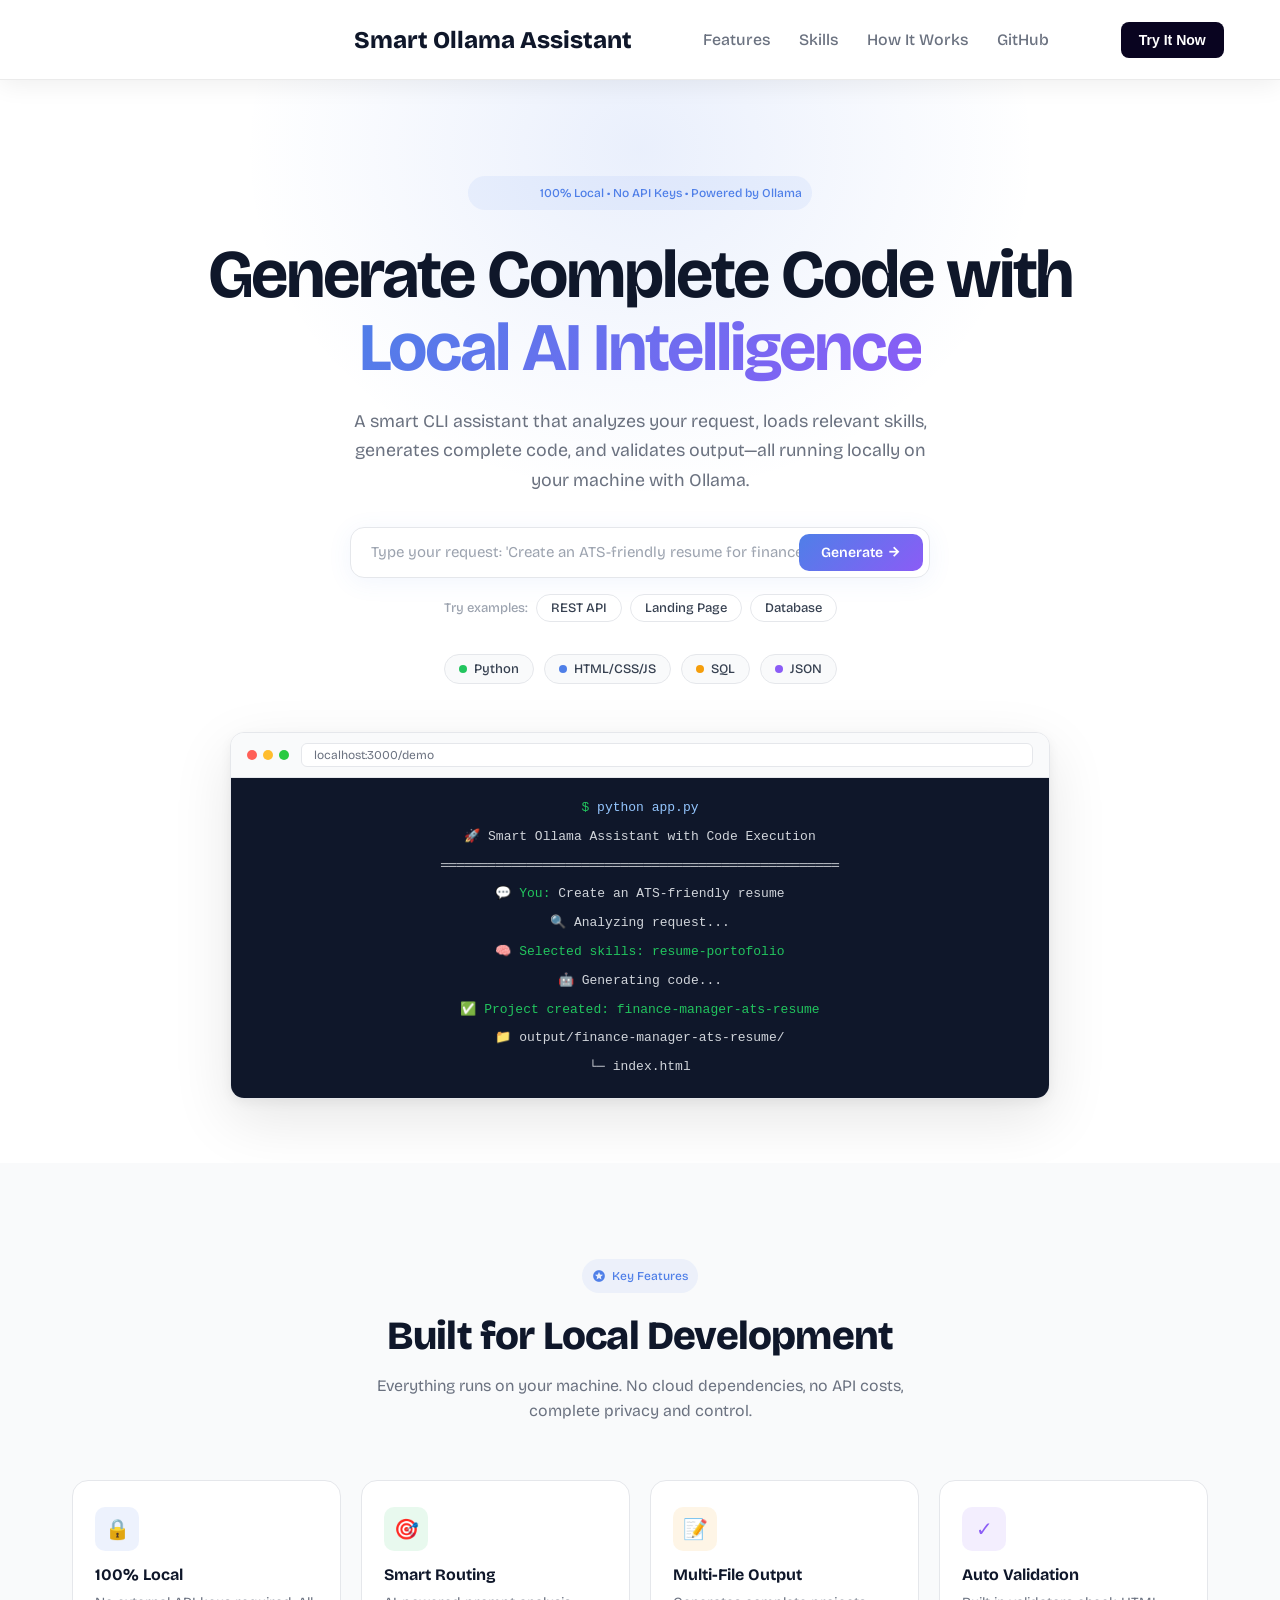
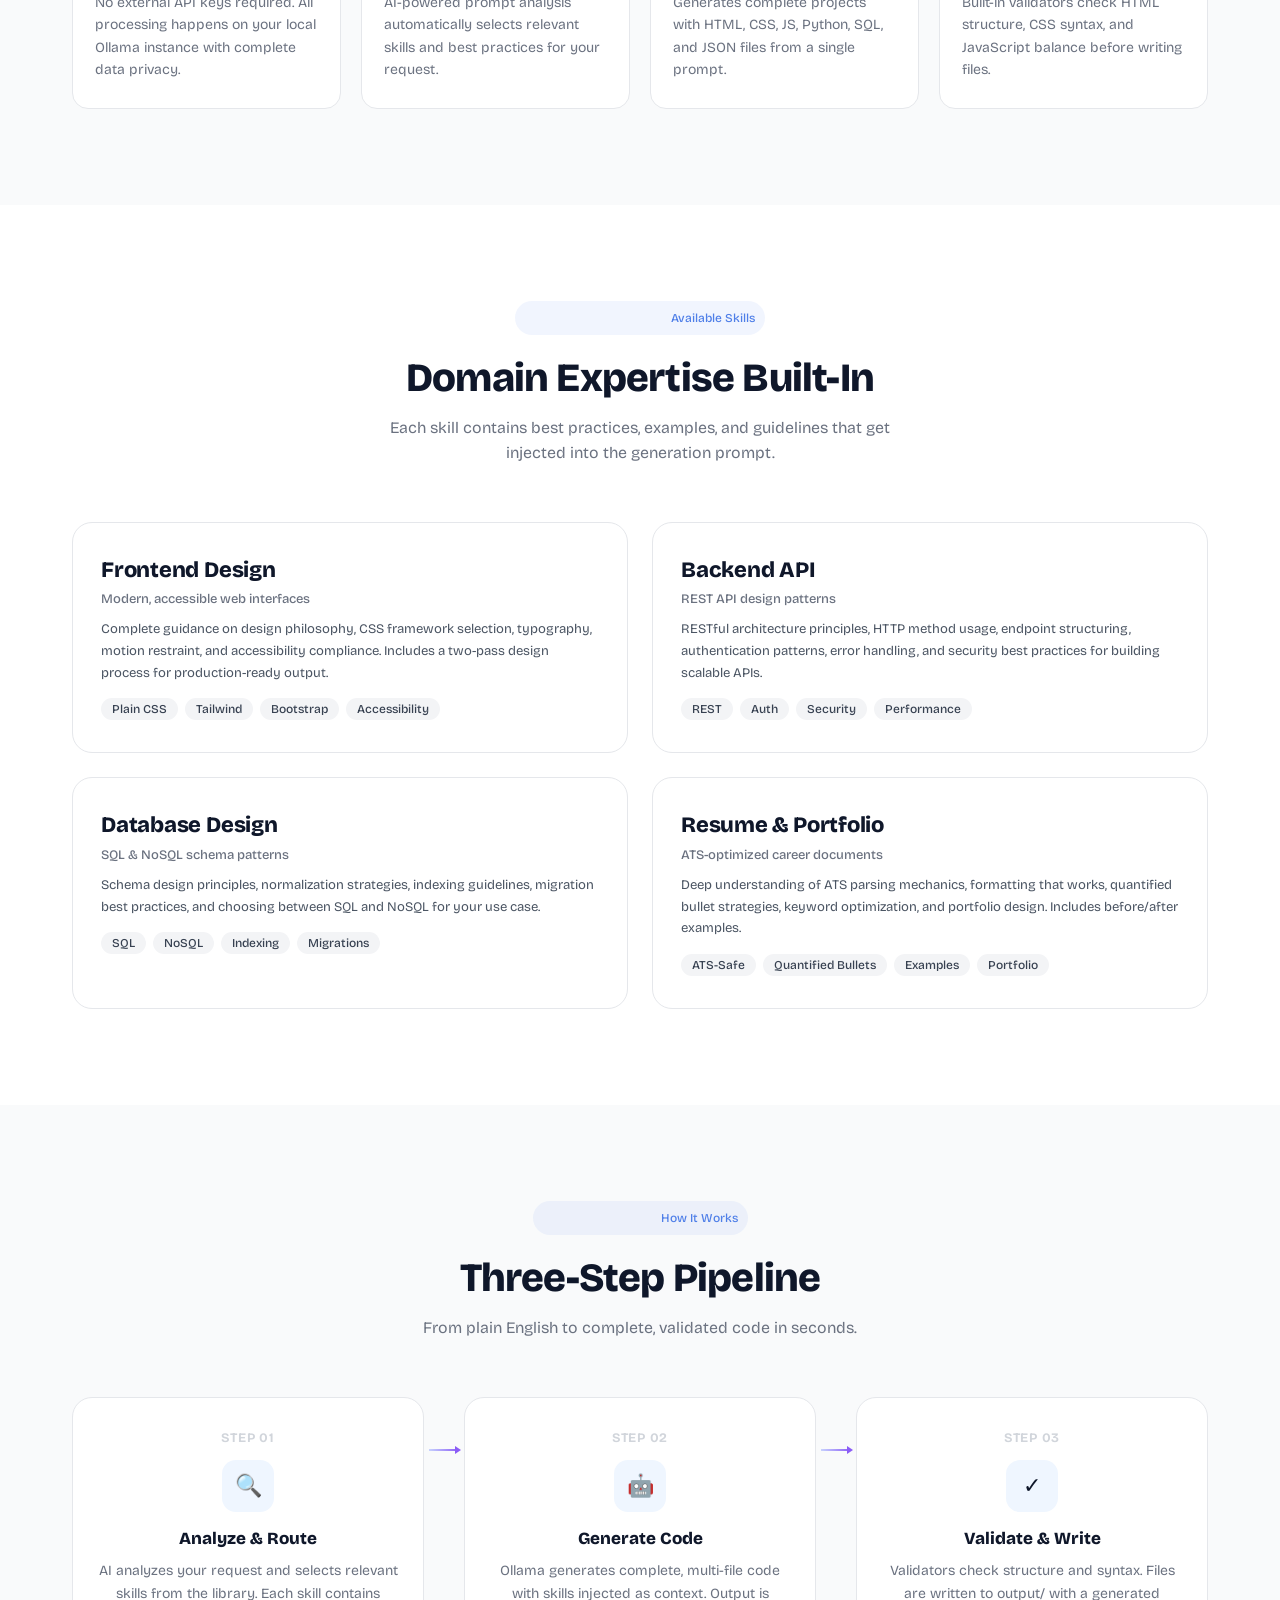
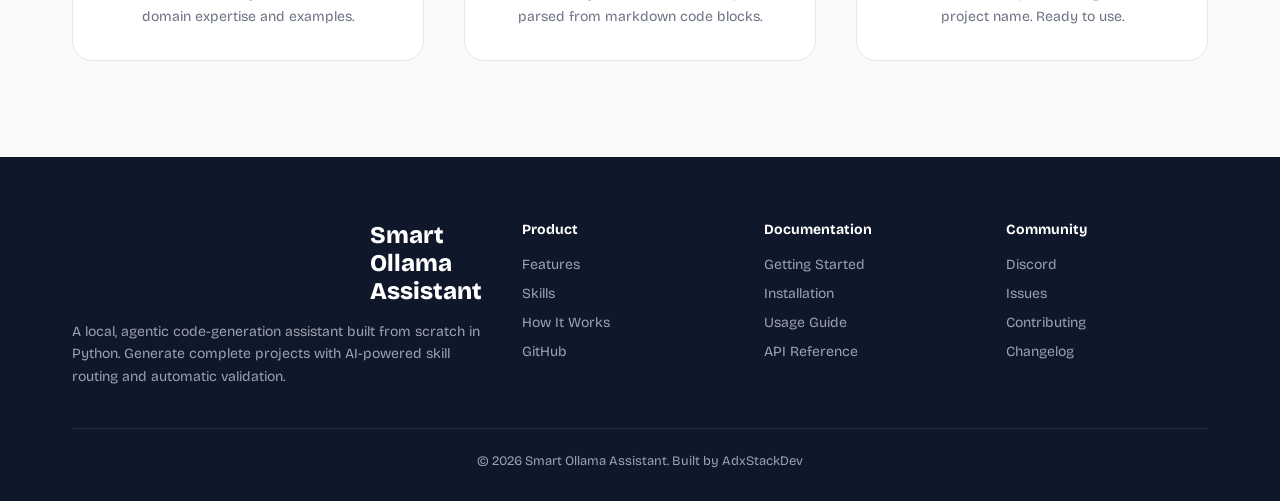
<file: index.html>
<!DOCTYPE html>
<html lang="en">
  <head>
    <meta charset="UTF-8" />
    <meta name="viewport" content="width=device-width, initial-scale=1.0" />
    <title>Smart Ollama Assistant - Local AI Code Generation</title>
    <link rel="preconnect" href="https://fonts.googleapis.com" />
    <link rel="preconnect" href="https://fonts.gstatic.com" crossorigin />
    <link href="https://fonts.googleapis.com/css2?family=Bricolage+Grotesque:wght@400;500;600;700;800&display=swap" rel="stylesheet"/>
    <link href="https://fonts.googleapis.com/icon?family=Material+Icons" rel="stylesheet" />
    <link href="style.css" rel="stylesheet"/>
  </head>
  <body>
    <!-- Header -->
    <header class="header">
      <div class="header-left">
        <a href="#" class="logo-link">
          <span class="logo-icon material-icons">smart_toy</span>
          <span>Smart Ollama Assistant</span>
        </a>
      </div>
      <nav class="header-middle">
        <a href="#features" class="menu-item">Features</a>
        <a href="#skills" class="menu-item">Skills</a>
        <a href="#how-it-works" class="menu-item">How It Works</a>
        <a href="https://github.com/AdxStackDev/ollama-skills" class="menu-item">GitHub</a>
      </nav>
      <div class="header-right">
        <button class="cta-btn" onclick="scrollToDemo()">Try It Now</button>
      </div>
    </header>

    <!-- Hero Section -->
    <section class="fa-hero">
      <div class="fa-container">
        <div class="fa-pill-badge">
          <span class="mat-icon">bolt</span>
          100% Local • No API Keys • Powered by Ollama
        </div>

        <h1 class="fa-hero-h1">
          Generate Complete Code with<br />
          <span class="fa-grad-text">Local AI Intelligence</span>
        </h1>

        <p class="fa-hero-subtext">
          A smart CLI assistant that analyzes your request, loads relevant skills,
          generates complete code, and validates output—all running locally on your machine
          with Ollama.
        </p>

        <div class="fa-hero-ctas">
          <div class="fa-hero-search-wrap">
            <input
              type="text"
              class="fa-hero-input"
              placeholder="Type your request: 'Create an ATS-friendly resume for finance manager'"
              id="demoInput"
            />
            <button class="fa-hero-search-btn" onclick="runDemo()">
              Generate
              <span class="mat-icon">arrow_forward</span>
            </button>
          </div>

          <div class="fa-hero-try-row">
            <span class="fa-try-label">Try examples:</span>
            <button class="fa-try-pill" onclick="setExample('Create a REST API for user management')">
              REST API
            </button>
            <button class="fa-try-pill" onclick="setExample('Build a landing page with modern design')">
              Landing Page
            </button>
            <button class="fa-try-pill" onclick="setExample('Design a database schema for e-commerce')">
              Database
            </button>
          </div>
        </div>

        <div class="fa-hero-pills">
          <div class="fa-agent-pill">
            <span class="fa-dot" style="background: rgb(34, 197, 94)"></span>
            Python
          </div>
          <div class="fa-agent-pill">
            <span class="fa-dot" style="background: rgb(79, 127, 232)"></span>
            HTML/CSS/JS
          </div>
          <div class="fa-agent-pill">
            <span class="fa-dot" style="background: rgb(245, 158, 11)"></span>
            SQL
          </div>
          <div class="fa-agent-pill">
            <span class="fa-dot" style="background: rgb(139, 92, 246)"></span>
            JSON
          </div>
        </div>

        <div class="fa-hero-mockup">
          <div class="fa-browser-chrome">
            <div class="fa-browser-bar">
              <div class="fa-browser-dots">
                <div class="fa-dot-red"></div>
                <div class="fa-dot-amber"></div>
                <div class="fa-dot-green"></div>
              </div>
              <div class="fa-url-bar">localhost:3000/demo</div>
            </div>
            <div class="fa-browser-body" id="terminal">
              <div class="terminal-line">
                <span class="prompt">$</span>
                <span class="command"> python app.py</span>
              </div>
              <div class="terminal-line output">
                🚀 Smart Ollama Assistant with Code Execution
              </div>
              <div class="terminal-line output">
                ═══════════════════════════════════════════════════
              </div>
              <div class="terminal-line">
                <span class="prompt">💬 You:</span>
                <span class="output"> Create an ATS-friendly resume</span>
              </div>
              <div class="terminal-line output">🔍 Analyzing request...</div>
              <div class="terminal-line success">
                🧠 Selected skills: resume-portofolio
              </div>
              <div class="terminal-line output">🤖 Generating code...</div>
              <div class="terminal-line success">
                ✅ Project created: finance-manager-ats-resume
              </div>
              <div class="terminal-line output">
                📁 output/finance-manager-ats-resume/
              </div>
              <div class="terminal-line output">  └─ index.html</div>
            </div>
          </div>
        </div>
      </div>
    </section>

    <!-- Features Section -->
    <section class="fa-problem-section" id="features">
      <div class="fa-container">
        <div class="fa-section-header">
          <div class="fa-section-badge">
            <span class="mat-icon">stars</span>
            Key Features
          </div>
          <h2 class="fa-section-title">Built for Local Development</h2>
          <p class="fa-section-sub">
            Everything runs on your machine. No cloud dependencies, no API costs, complete
            privacy and control.
          </p>
        </div>

        <div class="fa-problem-grid">
          <div class="fa-problem-card">
            <div class="fa-problem-icon" style="background: rgba(79, 127, 232, 0.1); color: rgb(79, 127, 232)">
              🔒
            </div>
            <h3 class="fa-problem-title">100% Local</h3>
            <p class="fa-problem-text">
              No external API keys required. All processing happens on your local Ollama
              instance with complete data privacy.
            </p>
          </div>

          <div class="fa-problem-card">
            <div class="fa-problem-icon" style="background: rgba(34, 197, 94, 0.1); color: rgb(34, 197, 94)">
              🎯
            </div>
            <h3 class="fa-problem-title">Smart Routing</h3>
            <p class="fa-problem-text">
              AI-powered prompt analysis automatically selects relevant skills and best
              practices for your request.
            </p>
          </div>

          <div class="fa-problem-card">
            <div class="fa-problem-icon" style="background: rgba(245, 158, 11, 0.1); color: rgb(245, 158, 11)">
              📝
            </div>
            <h3 class="fa-problem-title">Multi-File Output</h3>
            <p class="fa-problem-text">
              Generates complete projects with HTML, CSS, JS, Python, SQL, and JSON files
              from a single prompt.
            </p>
          </div>

          <div class="fa-problem-card">
            <div class="fa-problem-icon" style="background: rgba(139, 92, 246, 0.1); color: rgb(139, 92, 246)">
              ✓
            </div>
            <h3 class="fa-problem-title">Auto Validation</h3>
            <p class="fa-problem-text">
              Built-in validators check HTML structure, CSS syntax, and JavaScript balance
              before writing files.
            </p>
          </div>
        </div>
      </div>
    </section>

    <!-- Skills Section -->
    <section class="fa-agents-section" id="skills">
      <div class="fa-container">
        <div class="fa-section-header">
          <div class="fa-section-badge">
            <span class="mat-icon">psychology</span>
            Available Skills
          </div>
          <h2 class="fa-section-title">Domain Expertise Built-In</h2>
          <p class="fa-section-sub">
            Each skill contains best practices, examples, and guidelines that get injected
            into the generation prompt.
          </p>
        </div>

        <div class="fa-agents-grid">
          <div class="fa-agent-card">
            <div class="fa-agent-content">
              <h3 class="fa-agent-title">Frontend Design</h3>
              <p class="fa-agent-tagline">Modern, accessible web interfaces</p>
              <p class="fa-agent-body">
                Complete guidance on design philosophy, CSS framework selection, typography,
                motion restraint, and accessibility compliance. Includes a two-pass design
                process for production-ready output.
              </p>
              <div class="fa-feature-pills">
                <span class="fa-fpill">Plain CSS</span>
                <span class="fa-fpill">Tailwind</span>
                <span class="fa-fpill">Bootstrap</span>
                <span class="fa-fpill">Accessibility</span>
              </div>
            </div>
          </div>

          <div class="fa-agent-card">
            <div class="fa-agent-content">
              <h3 class="fa-agent-title">Backend API</h3>
              <p class="fa-agent-tagline">REST API design patterns</p>
              <p class="fa-agent-body">
                RESTful architecture principles, HTTP method usage, endpoint structuring,
                authentication patterns, error handling, and security best practices for
                building scalable APIs.
              </p>
              <div class="fa-feature-pills">
                <span class="fa-fpill">REST</span>
                <span class="fa-fpill">Auth</span>
                <span class="fa-fpill">Security</span>
                <span class="fa-fpill">Performance</span>
              </div>
            </div>
          </div>

          <div class="fa-agent-card">
            <div class="fa-agent-content">
              <h3 class="fa-agent-title">Database Design</h3>
              <p class="fa-agent-tagline">SQL & NoSQL schema patterns</p>
              <p class="fa-agent-body">
                Schema design principles, normalization strategies, indexing guidelines,
                migration best practices, and choosing between SQL and NoSQL for your use
                case.
              </p>
              <div class="fa-feature-pills">
                <span class="fa-fpill">SQL</span>
                <span class="fa-fpill">NoSQL</span>
                <span class="fa-fpill">Indexing</span>
                <span class="fa-fpill">Migrations</span>
              </div>
            </div>
          </div>

          <div class="fa-agent-card">
            <div class="fa-agent-content">
              <h3 class="fa-agent-title">Resume & Portfolio</h3>
              <p class="fa-agent-tagline">ATS-optimized career documents</p>
              <p class="fa-agent-body">
                Deep understanding of ATS parsing mechanics, formatting that works,
                quantified bullet strategies, keyword optimization, and portfolio design.
                Includes before/after examples.
              </p>
              <div class="fa-feature-pills">
                <span class="fa-fpill">ATS-Safe</span>
                <span class="fa-fpill">Quantified Bullets</span>
                <span class="fa-fpill">Examples</span>
                <span class="fa-fpill">Portfolio</span>
              </div>
            </div>
          </div>
        </div>
      </div>
    </section>

    <!-- How It Works Section -->
    <section class="fa-hiw-section" id="how-it-works">
      <div class="fa-container">
        <div class="fa-section-header">
          <div class="fa-section-badge">
            <span class="mat-icon">insights</span>
            How It Works
          </div>
          <h2 class="fa-section-title">Three-Step Pipeline</h2>
          <p class="fa-section-sub">
            From plain English to complete, validated code in seconds.
          </p>
        </div>

        <div class="fa-hiw-steps">
          <div class="fa-hiw-step">
            <span class="fa-step-number">STEP 01</span>
            <div class="fa-step-icon">🔍</div>
            <h3 class="fa-step-title">Analyze & Route</h3>
            <p class="fa-step-text">
              AI analyzes your request and selects relevant skills from the library. Each
              skill contains domain expertise and examples.
            </p>
          </div>

          <div class="fa-step-arrow">
            <div class="fa-arrow-line"></div>
          </div>

          <div class="fa-hiw-step">
            <span class="fa-step-number">STEP 02</span>
            <div class="fa-step-icon">🤖</div>
            <h3 class="fa-step-title">Generate Code</h3>
            <p class="fa-step-text">
              Ollama generates complete, multi-file code with skills injected as context.
              Output is parsed from markdown code blocks.
            </p>
          </div>

          <div class="fa-step-arrow">
            <div class="fa-arrow-line"></div>
          </div>

          <div class="fa-hiw-step">
            <span class="fa-step-number">STEP 03</span>
            <div class="fa-step-icon">✓</div>
            <h3 class="fa-step-title">Validate & Write</h3>
            <p class="fa-step-text">
              Validators check structure and syntax. Files are written to output/ with a
              generated project name. Ready to use.
            </p>
          </div>
        </div>
      </div>
    </section>

    <!-- Footer -->
    <footer class="footer">
      <div class="fa-container">
        <div class="footer-grid">
          <div class="footer-brand">
            <div class="footer-logo">
              <span class="logo-icon material-icons">smart_toy</span>
              Smart Ollama Assistant
            </div>
            <p class="footer-desc">
              A local, agentic code-generation assistant built from scratch in Python.
              Generate complete projects with AI-powered skill routing and automatic
              validation.
            </p>
          </div>

          <div class="footer-col">
            <h4>Product</h4>
            <ul class="footer-links">
              <li><a href="#features">Features</a></li>
              <li><a href="#skills">Skills</a></li>
              <li><a href="#how-it-works">How It Works</a></li>
              <li><a href="https://github.com/yourusername/ollama-skills">GitHub</a></li>
            </ul>
          </div>

          <div class="footer-col">
            <h4>Documentation</h4>
            <ul class="footer-links">
              <li><a href="#">Getting Started</a></li>
              <li><a href="#">Installation</a></li>
              <li><a href="#">Usage Guide</a></li>
              <li><a href="#">API Reference</a></li>
            </ul>
          </div>

          <div class="footer-col">
            <h4>Community</h4>
            <ul class="footer-links">
              <li><a href="#">Discord</a></li>
              <li><a href="#">Issues</a></li>
              <li><a href="#">Contributing</a></li>
              <li><a href="#">Changelog</a></li>
            </ul>
          </div>
        </div>

        <div class="footer-bottom">
          © 2026 Smart Ollama Assistant. Built by AdxStackDev
        </div>
      </div>
    </footer>

    <script>
      function scrollToDemo() {
        document.querySelector(".fa-hero-input").focus();
      }

      function setExample(text) {
        document.getElementById("demoInput").value = text;
      }

      function runDemo() {
        const input = document.getElementById("demoInput").value;
        if (!input) return;

        const terminal = document.getElementById("terminal");
        terminal.innerHTML = `
          <div class="terminal-line">
            <span class="prompt">$</span>
            <span class="command"> python app.py</span>
          </div>
          <div class="terminal-line output">
            🚀 Smart Ollama Assistant with Code Execution
          </div>
          <div class="terminal-line output">
            ═══════════════════════════════════════════════════
          </div>
          <div class="terminal-line">
            <span class="prompt">💬 You:</span>
            <span class="output"> ${input}</span>
          </div>
          <div class="terminal-line output">🔍 Analyzing request...</div>
        `;

        setTimeout(() => {
          terminal.innerHTML += `<div class="terminal-line success">🧠 Selected skills: frontend, backend-api</div>`;
        }, 800);

        setTimeout(() => {
          terminal.innerHTML += `<div class="terminal-line output">🤖 Generating code...</div>`;
        }, 1600);

        setTimeout(() => {
          terminal.innerHTML += `<div class="terminal-line success">✅ Project created: ${generateProjectName(
            input
          )}</div>`;
          terminal.innerHTML += `<div class="terminal-line output">📁 output/${generateProjectName(
            input
          )}/</div>`;
          terminal.innerHTML += `<div class="terminal-line output">  ├─ index.html</div>`;
          terminal.innerHTML += `<div class="terminal-line output">  ├─ styles.css</div>`;
          terminal.innerHTML += `<div class="terminal-line output">  └─ scripts.js</div>`;
        }, 2800);
      }

      function generateProjectName(text) {
        return text
          .toLowerCase()
          .replace(/[^a-z0-9\s-]/g, "")
          .replace(/\s+/g, "-")
          .substring(0, 50);
      }

      // Smooth scroll for anchor links
      document.querySelectorAll('a[href^="#"]').forEach((anchor) => {
        anchor.addEventListener("click", function (e) {
          e.preventDefault();
          const target = document.querySelector(this.getAttribute("href"));
          if (target) {
            target.scrollIntoView({ behavior: "smooth", block: "start" });
          }
        });
      });
    </script>
  </body>
</html>
</file>
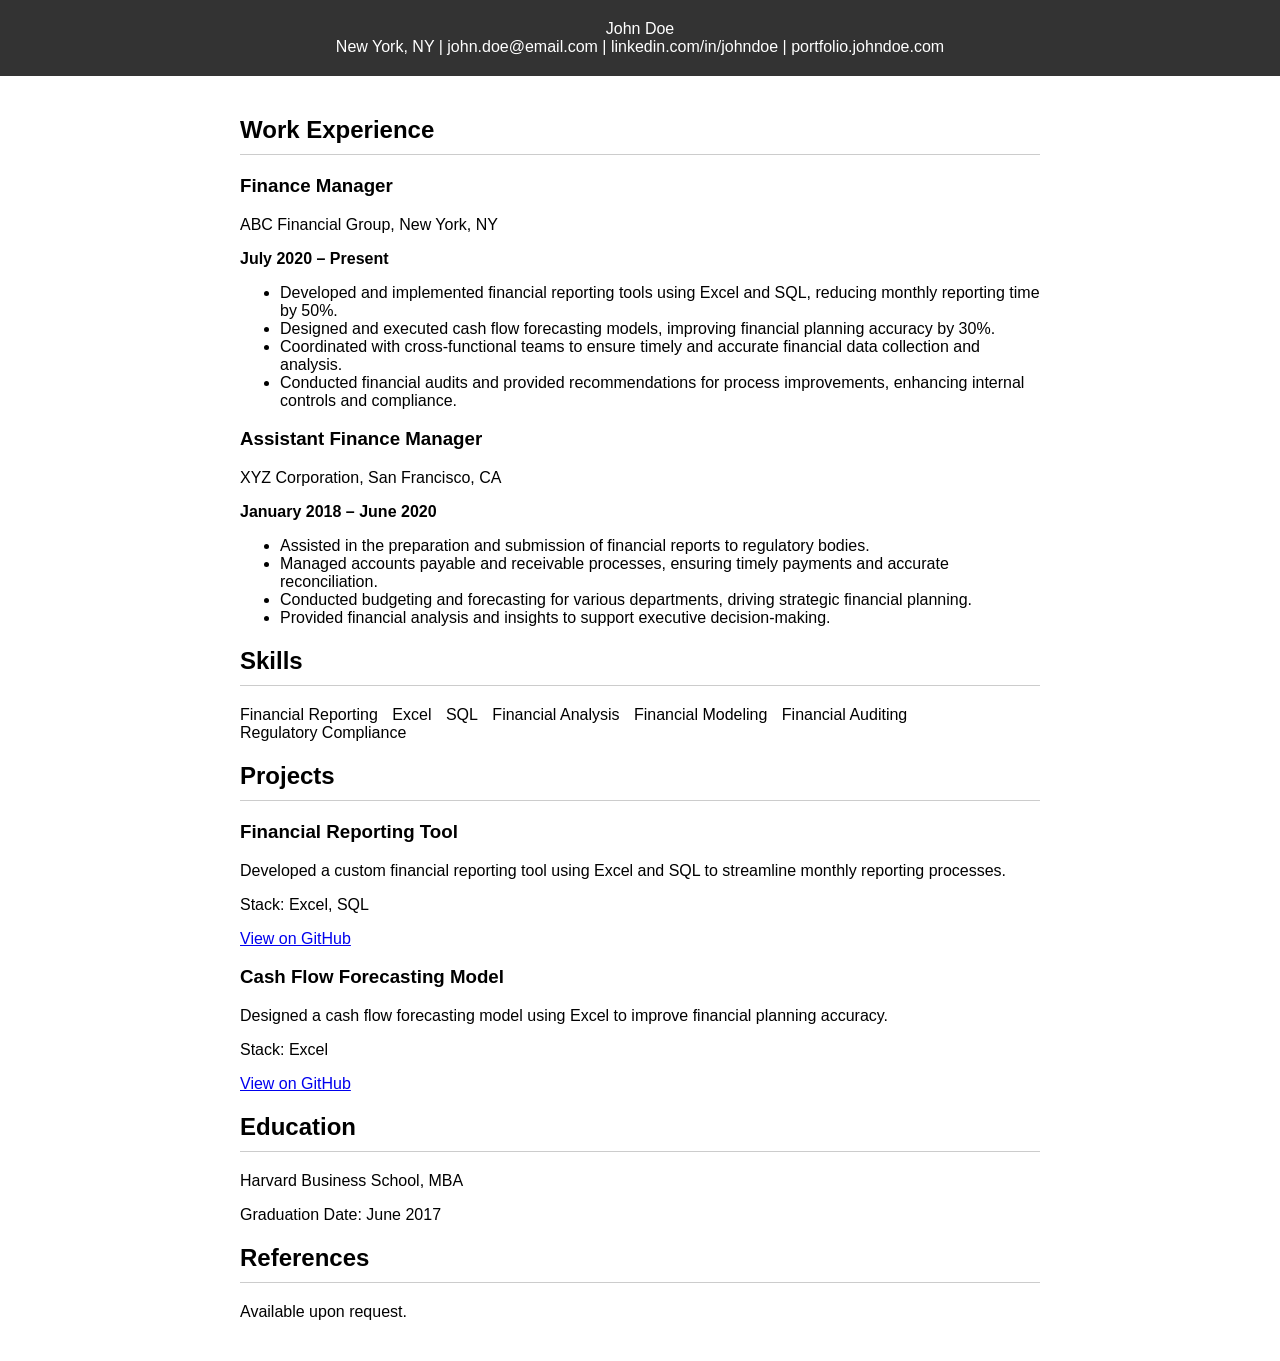
<file: output/finance-manager-ats-friendly-resume/index.html>
<!DOCTYPE html>
<html lang="en">
<head>
    <meta charset="UTF-8">
    <meta name="viewport" content="width=device-width, initial-scale=1.0">
    <title>John Doe - Finance Manager</title>
    <style>
        body {
            font-family: Arial, sans-serif;
            margin: 0;
            padding: 0;
        }
        .header {
            background-color: #333;
            color: white;
            padding: 20px;
            text-align: center;
        }
        .container {
            max-width: 800px;
            margin: 0 auto;
            padding: 20px;
        }
        .section {
            margin-bottom: 20px;
        }
        .section h2 {
            border-bottom: 1px solid #ccc;
            padding-bottom: 10px;
        }
        .skills {
            list-style-type: none;
            padding: 0;
        }
        .skills li {
            display: inline-block;
            margin-right: 10px;
        }
    </style>
</head>
<body>
    <div class="header">
        John Doe
        <br>
        New York, NY | john.doe@email.com | linkedin.com/in/johndoe | portfolio.johndoe.com
    </div>
    <div class="container">
        <div class="section">
            <h2>Work Experience</h2>
            <div class="experience">
                <h3>Finance Manager</h3>
                <p>ABC Financial Group, New York, NY</p>
                <p><strong>July 2020 – Present</strong></p>
                <ul>
                    <li>Developed and implemented financial reporting tools using Excel and SQL, reducing monthly reporting time by 50%.</li>
                    <li>Designed and executed cash flow forecasting models, improving financial planning accuracy by 30%.</li>
                    <li>Coordinated with cross-functional teams to ensure timely and accurate financial data collection and analysis.</li>
                    <li>Conducted financial audits and provided recommendations for process improvements, enhancing internal controls and compliance.</li>
                </ul>
            </div>
            <div class="experience">
                <h3>Assistant Finance Manager</h3>
                <p>XYZ Corporation, San Francisco, CA</p>
                <p><strong>January 2018 – June 2020</strong></p>
                <ul>
                    <li>Assisted in the preparation and submission of financial reports to regulatory bodies.</li>
                    <li>Managed accounts payable and receivable processes, ensuring timely payments and accurate reconciliation.</li>
                    <li>Conducted budgeting and forecasting for various departments, driving strategic financial planning.</li>
                    <li>Provided financial analysis and insights to support executive decision-making.</li>
                </ul>
            </div>
        </div>
        <div class="section">
            <h2>Skills</h2>
            <ul class="skills">
                <li>Financial Reporting</li>
                <li>Excel</li>
                <li>SQL</li>
                <li>Financial Analysis</li>
                <li>Financial Modeling</li>
                <li>Financial Auditing</li>
                <li>Regulatory Compliance</li>
            </ul>
        </div>
        <div class="section">
            <h2>Projects</h2>
            <div class="project">
                <h3>Financial Reporting Tool</h3>
                <p>Developed a custom financial reporting tool using Excel and SQL to streamline monthly reporting processes.</p>
                <p>Stack: Excel, SQL</p>
                <a href="https://github.com/johndoe/financial-reporting-tool" target="_blank">View on GitHub</a>
            </div>
            <div class="project">
                <h3>Cash Flow Forecasting Model</h3>
                <p>Designed a cash flow forecasting model using Excel to improve financial planning accuracy.</p>
                <p>Stack: Excel</p>
                <a href="https://github.com/johndoe/cash-flow-forecasting-model" target="_blank">View on GitHub</a>
            </div>
        </div>
        <div class="section">
            <h2>Education</h2>
            <p>Harvard Business School, MBA</p>
            <p>Graduation Date: June 2017</p>
        </div>
        <div class="section">
            <h2>References</h2>
            <p>Available upon request.</p>
        </div>
    </div>
</body>
</html>
</file>
<file: style.css>
* {
margin: 0;
padding: 0;
box-sizing: border-box;
}

body {
margin: 0;
font-family: "Bricolage Grotesque", sans-serif;
background: rgb(255, 255, 255);
color: rgb(15, 23, 42);
}

/* Header */
.header {
position: fixed;
top: 0;
left: 0;
right: 0;
height: 80px;
background: rgb(255, 255, 255);
border-bottom: 1px solid rgba(0, 0, 0, 0.08);
box-shadow: rgba(0, 0, 0, 0.07) 0px 4px 24px;
z-index: 1000;
display: flex;
align-items: center;
justify-content: space-between;
padding: 0px max(20px, min(4.39239vw, 60px));
}

.header-left {
flex-shrink: 0;
}

.logo-link {
display: flex;
align-items: center;
text-decoration: none;
font-size: 24px;
font-weight: 800;
color: rgb(15, 23, 42);
gap: 10px;
}

.logo-icon {
font-size: 32px;
background: linear-gradient(135deg, rgb(79, 127, 232), rgb(139, 92, 246));
-webkit-background-clip: text;
-webkit-text-fill-color: transparent;
background-clip: text;
}

.header-middle {
display: flex;
align-items: center;
gap: 4px;
}

.menu-item {
color: rgb(107, 114, 128);
font-size: max(15px, min(1.24451vw, 17px));
font-weight: 500;
padding: 6px 12px;
border-radius: 50px;
text-decoration: none;
position: relative;
transition: color 0.2s, background 0.2s;
white-space: nowrap;
cursor: pointer;
}

.menu-item:hover {
color: rgb(34, 197, 94);
}

.menu-item:hover::after {
content: "";
position: absolute;
bottom: 2px;
left: 12px;
right: 12px;
height: 2px;
border-radius: 2px;
background: rgb(34, 197, 94);
}

.header-right {
flex-shrink: 0;
display: flex;
align-items: center;
gap: 8px;
}

.cta-btn {
background: rgb(9, 4, 32);
border-radius: 8px;
border: none;
color: rgb(255, 255, 255);
cursor: pointer;
display: flex;
font-size: max(13px, min(1.0981vw, 15px));
font-weight: 600;
gap: 4px;
align-items: center;
padding: 10px 18px;
transition: color 0.2s;
white-space: nowrap;
}

.cta-btn:hover {
color: rgb(34, 197, 94);
}

/* Hero Section */
.fa-hero {
position: relative;
padding: 96px 0px 64px;
text-align: center;
overflow: hidden;
background: rgb(255, 255, 255);
margin-top: 80px;
}

.fa-hero::before {
content: "";
position: absolute;
top: -80px;
left: 50%;
transform: translate(-50%);
width: 800px;
height: 500px;
background: radial-gradient(
    at 50% 30%,
    rgba(79, 127, 232, 0.12) 0%,
    transparent 70%
);
pointer-events: none;
}

.fa-container {
max-width: 1200px;
margin: 0 auto;
padding: 0 32px;
}

.fa-pill-badge {
display: inline-flex;
align-items: center;
gap: 6px;
background: rgba(79, 127, 232, 0.08);
color: rgb(79, 127, 232);
border-radius: 20px;
font-size: 12px;
font-weight: 500;
position: relative;
overflow: hidden;
cursor: default;
padding: 10px;
margin-bottom: 28px;
}

.fa-pill-badge::before {
content: "";
background: linear-gradient(90deg, rgb(79, 127, 232), rgb(139, 92, 246));
height: 1px;
position: absolute;
width: 100%;
top: 0;
left: -100%;
animation: slideBorder 6s linear infinite;
}

.fa-pill-badge::after {
content: "";
background: linear-gradient(90deg, rgb(79, 127, 232), rgb(139, 92, 246));
height: 1px;
position: absolute;
width: 100%;
bottom: 0;
left: -100%;
animation: slideBorder 6s linear 3s infinite;
}

@keyframes slideBorder {
0% {
    left: -100%;
}
100% {
    left: 100%;
}
}

@keyframes fadeUp {
from {
    opacity: 0;
    transform: translateY(20px);
}
to {
    opacity: 1;
    transform: translateY(0);
}
}

@keyframes float {
0%,
100% {
    transform: translateY(0px);
}
50% {
    transform: translateY(-10px);
}
}

.mat-icon {
font-family: "Material Icons";
font-size: 14px;
line-height: 14px;
display: flex;
align-items: center;
justify-content: center;
}

.fa-hero-h1 {
color: rgb(15, 23, 42);
font-size: clamp(34px, 6vw, 68px);
font-weight: 700;
margin: 0 0 22px;
line-height: 1.08;
letter-spacing: -0.03em;
animation: fadeUp 0.7s ease both;
}

.fa-grad-text {
background: linear-gradient(135deg, rgb(79, 127, 232), rgb(139, 92, 246));
-webkit-background-clip: text;
-webkit-text-fill-color: transparent;
background-clip: text;
}

.fa-hero-subtext {
color: rgb(107, 114, 128);
font-size: max(16px, min(1.39092vw, 19px));
font-weight: 400;
margin: 0 auto 32px;
line-height: 1.65;
max-width: 600px;
animation: fadeUp 0.7s ease 0.12s both;
}

.fa-hero-ctas {
display: flex;
flex-direction: column;
align-items: center;
gap: 16px;
margin-bottom: 32px;
animation: fadeUp 0.7s ease 0.22s both;
}

.fa-hero-search-wrap {
display: flex;
align-items: center;
width: 100%;
max-width: 580px;
background: rgb(255, 255, 255);
border: 1.5px solid rgb(229, 231, 235);
border-radius: 14px;
padding: 6px 6px 6px 20px;
box-shadow: rgba(79, 127, 232, 0.08) 0px 4px 24px;
transition: border-color 0.2s, box-shadow 0.2s;
}

.fa-hero-search-wrap:focus-within {
border-color: rgb(79, 127, 232);
box-shadow: rgba(79, 127, 232, 0.16) 0px 4px 24px;
}

.fa-hero-input {
flex: 1;
border: none;
outline: none;
font-size: 15px;
color: rgb(15, 23, 42);
background: transparent;
font-family: "Bricolage Grotesque", sans-serif;
min-width: 0;
}

.fa-hero-input::placeholder {
color: rgb(156, 163, 175);
}

.fa-hero-search-btn {
background: linear-gradient(135deg, rgb(79, 127, 232), rgb(139, 92, 246));
border-radius: 10px;
border: none;
color: rgb(255, 255, 255);
cursor: pointer;
display: flex;
font-size: 14px;
font-weight: 600;
gap: 4px;
align-items: center;
padding: 10px 22px;
transition: opacity 0.18s, transform 0.18s;
flex-shrink: 0;
font-family: "Bricolage Grotesque", sans-serif;
white-space: nowrap;
}

.fa-hero-search-btn:hover {
opacity: 0.88;
transform: translateY(-1px);
}

.fa-hero-try-row {
display: flex;
align-items: center;
flex-wrap: wrap;
justify-content: center;
gap: 8px;
max-width: 620px;
}

.fa-try-label {
font-size: 13px;
color: rgb(156, 163, 175);
font-weight: 500;
flex-shrink: 0;
}

.fa-try-pill {
background: rgb(255, 255, 255);
border-radius: 100px;
border: 1.5px solid rgb(229, 231, 235);
color: rgb(55, 65, 81);
cursor: pointer;
display: flex;
font-size: 13px;
font-weight: 500;
align-items: center;
padding: 5px 14px;
transition: border-color 0.18s, color 0.18s;
font-family: "Bricolage Grotesque", sans-serif;
}

.fa-try-pill:hover {
border-color: rgb(79, 127, 232);
color: rgb(79, 127, 232);
}

.fa-hero-pills {
display: flex;
align-items: center;
justify-content: center;
gap: 10px;
flex-wrap: wrap;
margin-bottom: 48px;
animation: fadeUp 0.7s ease 0.32s both;
}

.fa-agent-pill {
display: inline-flex;
align-items: center;
gap: 7px;
background: rgb(249, 250, 251);
border: 1px solid rgb(229, 231, 235);
border-radius: 100px;
padding: 6px 14px;
font-size: 13px;
font-weight: 500;
color: rgb(55, 65, 81);
}

.fa-dot {
width: 8px;
height: 8px;
border-radius: 50%;
display: inline-block;
flex-shrink: 0;
}

.fa-hero-mockup {
max-width: 820px;
margin: 0 auto;
animation: float 5s ease-in-out infinite;
}

.fa-browser-chrome {
background: rgb(255, 255, 255);
border: 1px solid rgb(229, 231, 235);
border-radius: 14px;
box-shadow: rgba(0, 0, 0, 0.1) 0px 20px 60px, rgba(0, 0, 0, 0.05) 0px 4px 12px;
overflow: hidden;
}

.fa-browser-bar {
display: flex;
align-items: center;
gap: 12px;
background: rgb(249, 250, 251);
border-bottom: 1px solid rgb(229, 231, 235);
padding: 10px 16px;
}

.fa-browser-dots {
display: flex;
gap: 6px;
}

.fa-dot-red {
width: 10px;
height: 10px;
border-radius: 50%;
background: rgb(255, 95, 87);
}

.fa-dot-amber {
width: 10px;
height: 10px;
border-radius: 50%;
background: rgb(255, 189, 46);
}

.fa-dot-green {
width: 10px;
height: 10px;
border-radius: 50%;
background: rgb(40, 202, 65);
}

.fa-url-bar {
flex: 1;
background: rgb(255, 255, 255);
border: 1px solid rgb(229, 231, 235);
border-radius: 6px;
padding: 4px 12px;
font-size: 12px;
color: rgb(107, 114, 128);
text-align: start;
}

.fa-browser-body {
background: rgb(15, 23, 42);
color: rgb(209, 213, 219);
font-family: "Courier New", monospace;
font-size: 13px;
padding: 20px;
height: 320px;
overflow-y: auto;
line-height: 1.6;
}

.terminal-line {
margin-bottom: 8px;
}

.prompt {
color: rgb(34, 197, 94);
}

.command {
color: rgb(147, 197, 253);
}

.output {
color: rgb(209, 213, 219);
}

.success {
color: rgb(34, 197, 94);
}

/* Features Section */
.fa-problem-section {
padding: 96px 0;
background: rgb(249, 250, 251);
}

.fa-section-header {
text-align: center;
margin-bottom: 56px;
}

.fa-section-badge {
display: inline-flex;
align-items: center;
gap: 6px;
background: rgba(79, 127, 232, 0.08);
color: rgb(79, 127, 232);
border-radius: 20px;
font-size: 12px;
font-weight: 500;
margin-bottom: 20px;
position: relative;
overflow: hidden;
cursor: default;
padding: 10px;
}

.fa-section-badge::before {
content: "";
background: linear-gradient(90deg, rgb(79, 127, 232), rgb(139, 92, 246));
height: 1px;
position: absolute;
width: 100%;
top: 0;
left: -100%;
animation: slideBorder 6s linear infinite;
}

.fa-section-badge::after {
content: "";
background: linear-gradient(90deg, rgb(79, 127, 232), rgb(139, 92, 246));
height: 1px;
position: absolute;
width: 100%;
bottom: 0;
left: -100%;
animation: slideBorder 6s linear 3s infinite;
}

.fa-section-title {
color: rgb(15, 23, 42);
font-size: clamp(26px, 3.5vw, 40px);
font-weight: 800;
margin: 0 0 14px;
line-height: 1.15;
letter-spacing: -0.02em;
}

.fa-section-sub {
color: rgb(107, 114, 128);
font-size: max(15px, min(1.24451vw, 17px));
font-weight: 400;
margin: 0 auto;
line-height: 1.6;
max-width: 560px;
}

.fa-problem-grid {
display: grid;
grid-template-columns: repeat(4, 1fr);
gap: 20px;
}

@media (max-width: 900px) {
.fa-problem-grid {
    grid-template-columns: repeat(2, 1fr);
}
}

@media (max-width: 540px) {
.fa-problem-grid {
    grid-template-columns: 1fr;
}
}

.fa-problem-card {
background: rgb(255, 255, 255);
border: 1px solid rgb(229, 231, 235);
border-radius: 16px;
padding: 26px 22px;
transition: box-shadow 0.3s;
}

.fa-problem-card:hover {
box-shadow: rgba(0, 0, 0, 0.08) 0px 8px 32px;
}

.fa-problem-icon {
width: 44px;
height: 44px;
border-radius: 10px;
display: flex;
align-items: center;
justify-content: center;
font-size: 20px;
margin-bottom: 14px;
}

.fa-problem-title {
font-size: 16px;
font-weight: 700;
color: rgb(15, 23, 42);
margin-bottom: 8px;
}

.fa-problem-text {
color: rgb(107, 114, 128);
font-size: 14px;
font-weight: 400;
margin: 0;
line-height: 1.6;
}

/* Skills Section */
.fa-agents-section {
padding: 96px 0;
background: rgb(255, 255, 255);
}

.fa-agents-grid {
display: grid;
grid-template-columns: repeat(2, 1fr);
gap: 24px;
}

@media (max-width: 760px) {
.fa-agents-grid {
    grid-template-columns: 1fr;
}
}

.fa-agent-card {
background: rgb(255, 255, 255);
border: 1px solid rgb(229, 231, 235);
border-radius: 20px;
padding: 32px 28px;
display: flex;
gap: 20px;
position: relative;
overflow: hidden;
transition: box-shadow 0.2s;
}

.fa-agent-card:hover {
box-shadow: rgba(0, 0, 0, 0.08) 0px 8px 32px;
}

.fa-agent-content {
flex: 1;
min-width: 0;
}

.fa-agent-title {
color: rgb(15, 23, 42);
font-size: clamp(18px, 2vw, 22px);
font-weight: 800;
margin: 0 0 6px;
line-height: 1.4;
letter-spacing: -0.01em;
}

.fa-agent-tagline {
font-size: 13px;
color: rgb(107, 114, 128);
margin-bottom: 12px;
font-weight: 500;
}

.fa-agent-body {
color: rgb(75, 85, 99);
font-size: max(13px, min(1.02489vw, 14px));
font-weight: 400;
margin: 0 0 14px;
line-height: 1.65;
}

.fa-feature-pills {
display: flex;
flex-wrap: wrap;
gap: 7px;
}

.fa-fpill {
background: rgb(243, 244, 246);
color: rgb(55, 65, 81);
font-size: 12px;
font-weight: 500;
border-radius: 100px;
padding: 4px 11px;
}

/* How It Works Section */
.fa-hiw-section {
padding: 96px 0;
background: rgb(249, 250, 251);
}

.fa-hiw-steps {
display: flex;
align-items: flex-start;
gap: 0;
}

@media (max-width: 720px) {
.fa-hiw-steps {
    flex-direction: column;
    align-items: center;
}
}

.fa-hiw-step {
flex: 1;
background: rgb(255, 255, 255);
border: 1px solid rgb(229, 231, 235);
border-radius: 20px;
padding: 32px 24px;
text-align: center;
transition: box-shadow 0.2s;
}

.fa-hiw-step:hover {
box-shadow: rgba(0, 0, 0, 0.08) 0px 8px 32px;
}

.fa-step-number {
display: block;
font-size: 13px;
font-weight: 700;
color: rgb(209, 213, 219);
letter-spacing: 0.06em;
margin-bottom: 14px;
}

.fa-step-icon {
width: 52px;
height: 52px;
border-radius: 14px;
display: flex;
align-items: center;
justify-content: center;
font-size: 22px;
margin: 0 auto 16px;
background: rgb(239, 246, 255);
}

.fa-step-title {
font-size: 17px;
font-weight: 800;
color: rgb(15, 23, 42);
margin-bottom: 10px;
}

.fa-step-text {
color: rgb(107, 114, 128);
font-size: 14px;
font-weight: 400;
margin: 0;
line-height: 1.65;
}

.fa-step-arrow {
flex: 0 0 40px;
padding-top: 52px;
display: flex;
align-items: center;
justify-content: center;
}

@media (max-width: 720px) {
.fa-step-arrow {
    padding: 12px 0;
    transform: rotate(90deg);
}
}

.fa-arrow-line {
width: 30px;
height: 2px;
background: linear-gradient(90deg, rgb(199, 210, 254), rgb(139, 92, 246));
position: relative;
}

.fa-arrow-line::after {
content: "";
position: absolute;
right: -2px;
top: -3px;
width: 0;
height: 0;
border-top: 4px solid transparent;
border-bottom: 4px solid transparent;
border-left: 6px solid rgb(139, 92, 246);
}

/* Footer */
.footer {
background: rgb(15, 23, 42);
color: rgb(209, 213, 219);
padding: 64px 0 32px;
}

.footer-grid {
display: grid;
grid-template-columns: 2fr 1fr 1fr 1fr;
gap: 40px;
margin-bottom: 40px;
}

@media (max-width: 768px) {
.footer-grid {
    grid-template-columns: 1fr;
    gap: 32px;
}
}

.footer-brand {
display: flex;
flex-direction: column;
gap: 16px;
}

.footer-logo {
font-size: 24px;
font-weight: 800;
color: rgb(255, 255, 255);
display: flex;
align-items: center;
gap: 10px;
}

.footer-desc {
font-size: 14px;
line-height: 1.6;
color: rgb(156, 163, 175);
}

.footer-col h4 {
font-size: 14px;
font-weight: 700;
color: rgb(255, 255, 255);
margin-bottom: 16px;
}

.footer-links {
list-style: none;
display: flex;
flex-direction: column;
gap: 10px;
}

.footer-links a {
color: rgb(156, 163, 175);
text-decoration: none;
font-size: 14px;
transition: color 0.2s;
}

.footer-links a:hover {
color: rgb(79, 127, 232);
}

.footer-bottom {
border-top: 1px solid rgba(255, 255, 255, 0.1);
padding-top: 24px;
text-align: center;
font-size: 13px;
color: rgb(156, 163, 175);
}

/* Mobile Responsive */
@media (max-width: 768px) {
.header {
    height: 64px;
    padding: 0 16px;
}

.header-middle {
    display: none;
}

.fa-hero {
    padding: 72px 0 48px;
}

.fa-container {
    padding: 0 20px;
}

.fa-hero-search-wrap {
    flex-direction: column;
    padding: 10px;
    gap: 8px;
}

.fa-hero-input {
    width: 100%;
}

.fa-hero-search-btn {
    width: 100%;
}

.fa-browser-body {
    font-size: 11px;
    height: 240px;
}
}
</file>
